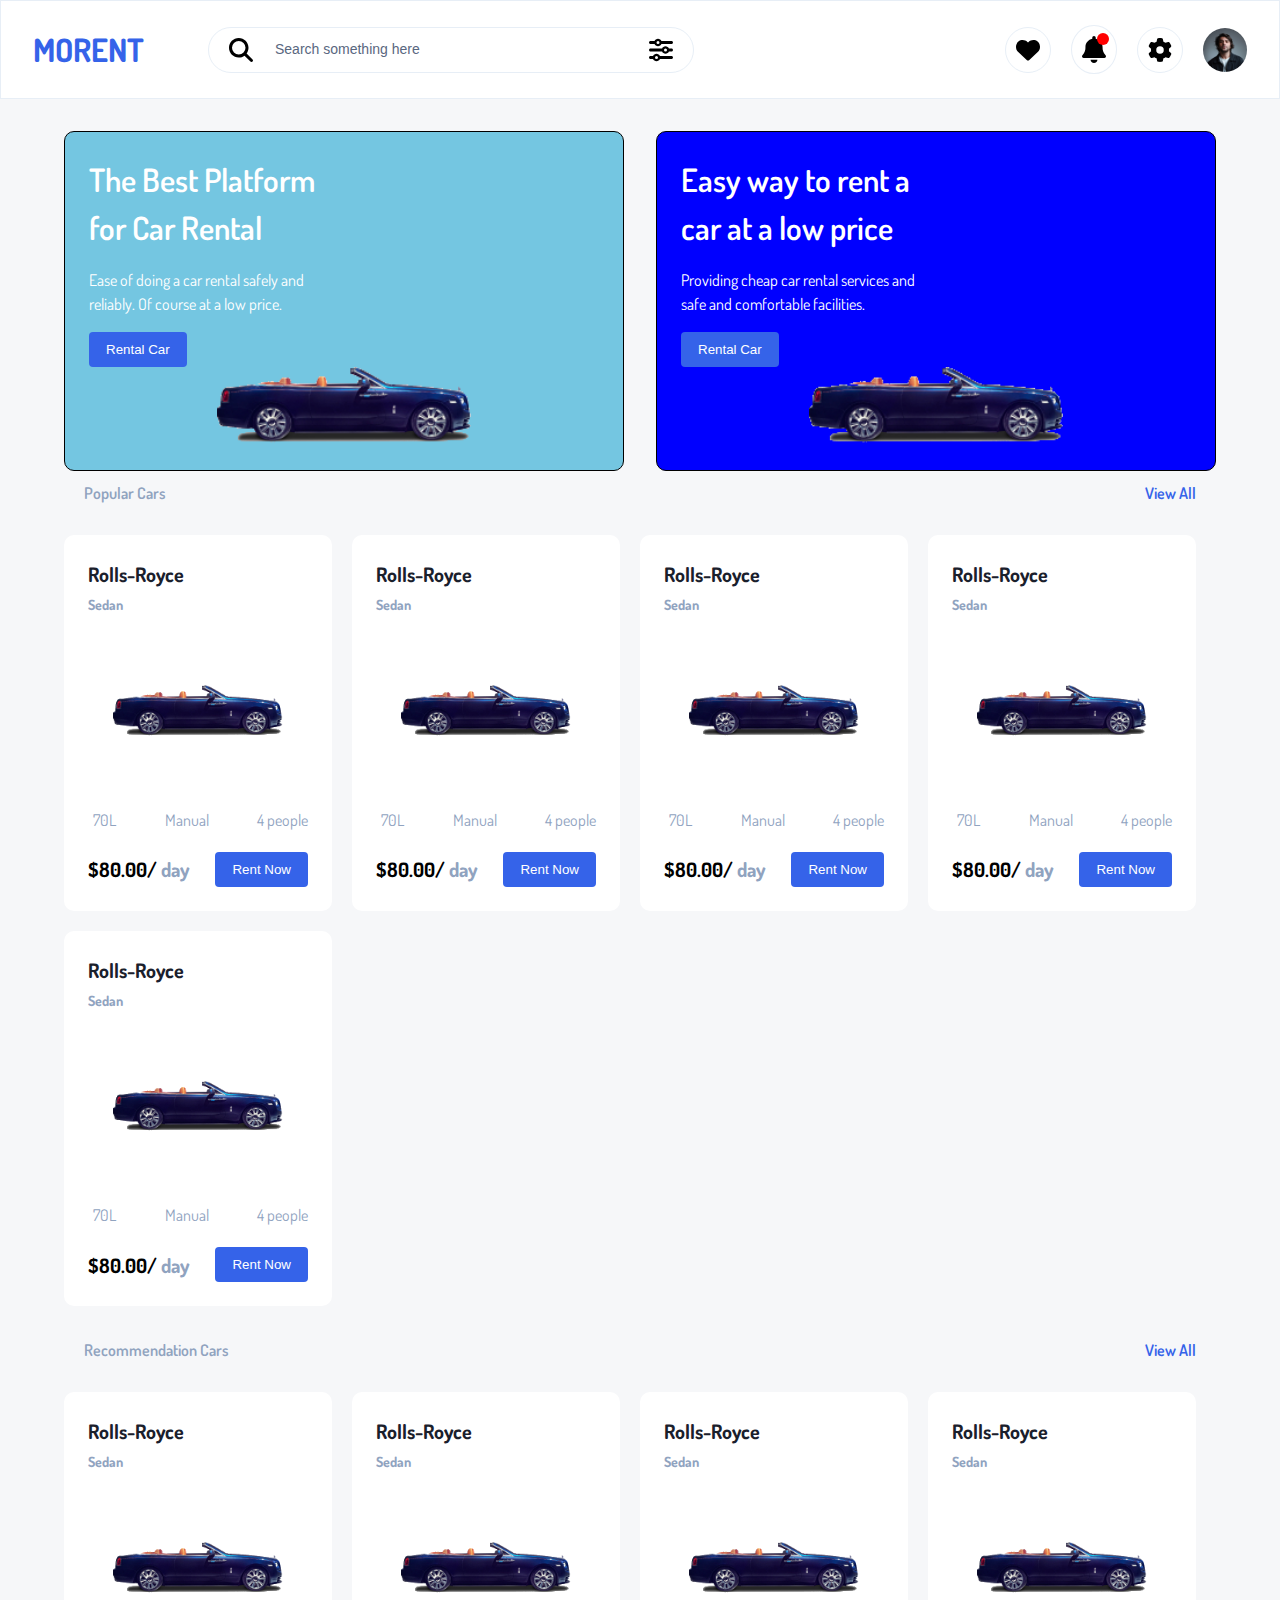
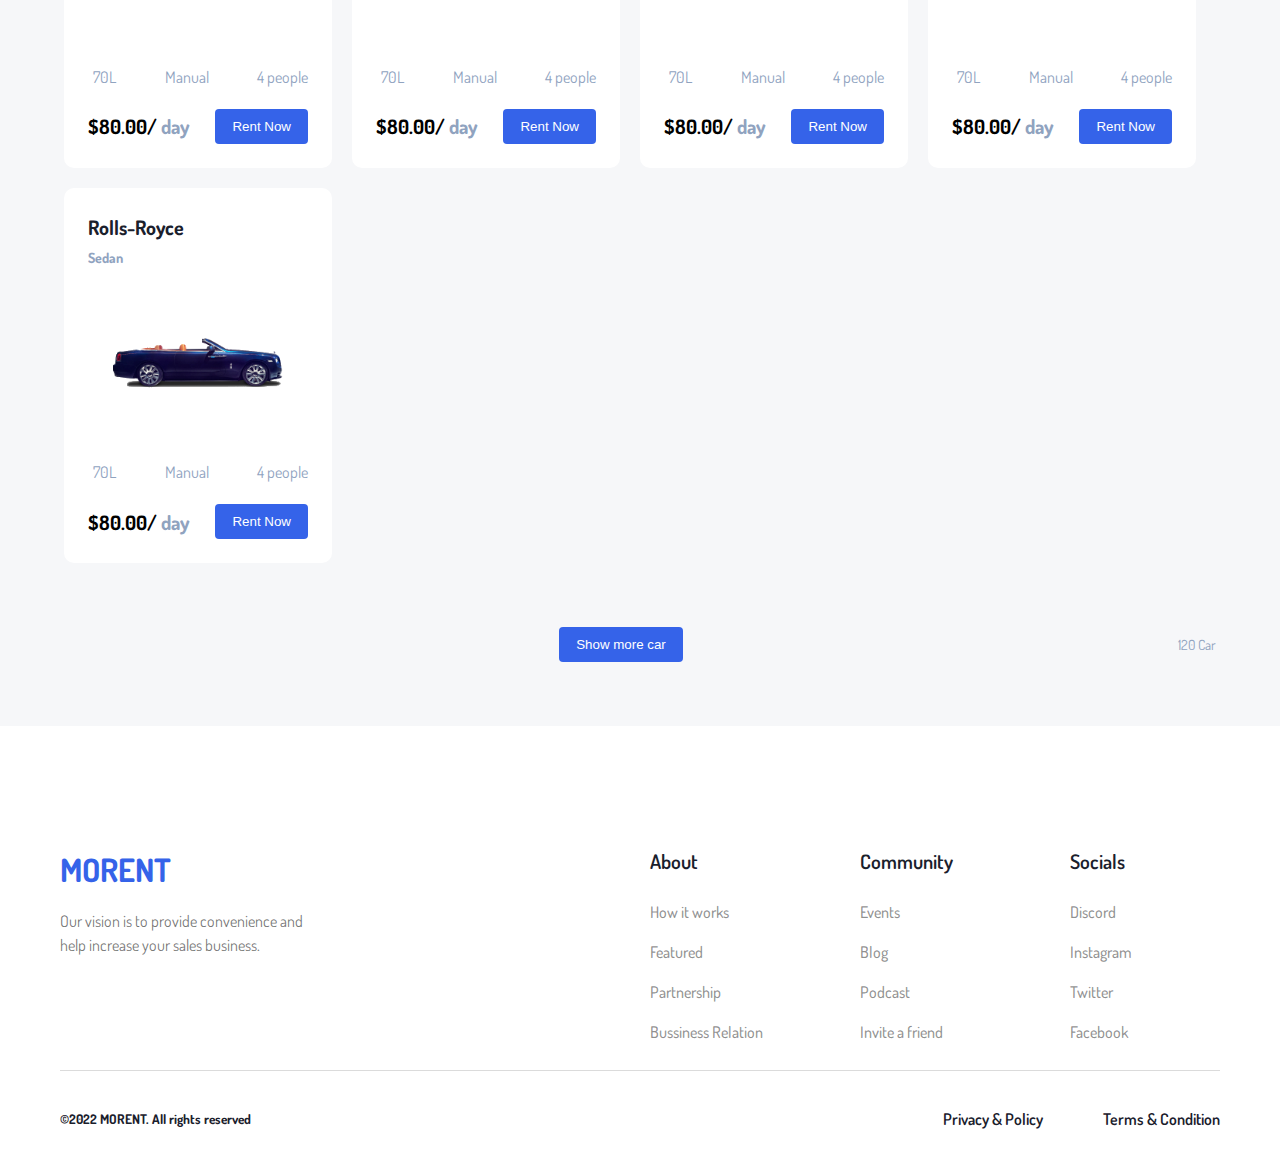
<file: index.html>
<!DOCTYPE html>
<html lang="en">
  <head>
    <meta charset="UTF-8" />
    <meta name="viewport" content="width=device-width, initial-scale=1.0" />
    <title>Morent</title>
    <link rel="stylesheet" href="./css/style.css" />
    <link rel="preconnect" href="https://fonts.googleapis.com" />
    <link rel="preconnect" href="https://fonts.gstatic.com" crossorigin />
    <link href="https://fonts.googleapis.com/css2?family=Dosis:wght@200;300;400;500;600;700;800&family=Plus+Jakarta+Sans:ital,wght@0,200..800;1,200..800&display=swap" rel="stylesheet"/>
    <link rel="stylesheet" href="https://cdnjs.cloudflare.com/ajax/libs/font-awesome/6.5.2/css/all.min.css" integrity="sha512-SnH5WK+bZxgPHs44uWIX+LLJAJ9/2PkPKZ5QiAj6Ta86w+fsb2TkcmfRyVX3pBnMFcV7oQPJkl9QevSCWr3W6A==" crossorigin="anonymous" referrerpolicy="no-referrer" />
  </head>
  <body>
    <header class="header">
        <div class="header-mobile-top">
            <div class="mobile-top-left">
                <i class="fa-solid fa-bars"></i>
            </div>
            <div class="mobile-top-right">
                <a href="#">
                    <div class="mobile-account">
                      <img
                        src="./assets/images/pngs/7c6c5d88e94501a481b5f732536c2851.png"
                        alt=""
                      />
                    </div>
                  </a>
            </div>
        </div>
      <div class="header-desktop">
        <div class="header-logo">
          <h1><a href="./index.html">MORENT</a></h1>
        </div>
        <div class="header-search">
          <form class="header-form">
            <a href="#">
              <img
                class="header-search-icon"
                src="./assets/images/icons/magnifying-glass-solid.svg"
                alt=""
              />
            </a>
            <input type="text" placeholder="Search something here" />
            <a class="search-slider-icon" href="#">
              <img
                class="header-search-icon slider-icon"
                src="./assets/images/icons/sliders-solid.svg"
                alt=""
              />
            </a>
          </form>
        </div>
        <div class="header-action">
          <a href="#">
            <div class="action-item action-icon">
              <img src="./assets/images/icons/heart-solid.svg" alt="wishlist" />
            </div>
          </a>
          <a href="#">
            <div class="action-item action-icon action-notification">
              <div class="notification-dot"></div>
              <img
                src="./assets/images/icons/bell-solid.svg"
                alt="notification"
              />
            </div>
          </a>
          <a href="#">
            <div class="action-item action-icon">
              <img src="./assets/images/icons/gear-solid.svg" alt="settings" />
            </div>
          </a>
          <a href="#">
            <div class="action-item action-account">
              <img
                src="./assets/images/pngs/7c6c5d88e94501a481b5f732536c2851.png"
                alt=""
              />
            </div>
          </a>
        </div>
      </div>
      <div class="header-mobile-bottom">
        <div class="header-search-mobile">
          <form class="header-form-mobile">
            <a href="#">
              <img
                class="header-search-icon"
                src="./assets/images/icons/magnifying-glass-solid.svg"
                alt=""
              />
            </a>
            <input type="text" placeholder="Search something here" />
          </form>
        </div>
        <div class="mobile-filter">
          <a href="#">
            <img
              class="header-search-icon slider-icon"
              src="./assets/images/icons/sliders-solid.svg"
              alt=""
            />
          </a>
        </div>
      </div>
    </header>
    <main class="main">
      <div class="main-add">
        <div class="main-add-top">
          <div class="add-card add-top-left">
            <div class="add-card-txt">
              <p class="add-card-title">The Best Platform for Car Rental</p>
              <p class="add-card-info">Ease of doing a car rental safely and reliably. Of course at a low price.</p>
              <button class="btn btn-m btn-primary">Rental Car</button>
            </div>
            <div class="add-card-img">
              <img class="add-img" src="./assets/images/pngs/car-2.png" alt="" />
            </div>
          </div>
          <div class="add-card add-top-right">
            <div class="add-card-txt">
              <p class="add-card-title">Easy way to rent a car at a low price</p>
              <p class="add-card-info">Providing cheap car rental services and safe and comfortable facilities.</p>
              <button class="btn btn-m btn-primary">Rental Car</button>
            </div>
            <div class="add-card-img">
              <img class="add-img" src="./assets/images/pngs/car-2.png" alt="" />
            </div>
          </div>
        </div>
        <div class="main-add-bottom"></div>
      </div>
      <div class="main-popular">
        <div class="popular-top">
            <div class="popular-title">
                <p>Popular Cars</p>
            </div>
            <div class="popular-more">
                <a href="./category.html">View All</a>
            </div>
        </div>
        <div class="popular-bottom">
            <div class="popular-card">
                <div class="popular-card-top">
                    <div class="popular-card-top-title">
                        <p class="car-name">Rolls-Royce</p>
                        <p class="car-type">Sedan</p>
                    </div>
                    <button class="popular-card-top-wishBtn">
                        <i class="fa-regular fa-heart"></i>
                    </button>
                </div>
                <div class="popular-card-img">
                    <img src="./assets/images/pngs/car-2.png" alt="">
                </div>
                <div class="popular-card-bottom">
                    <div class="car-info">
                        <div class="car-info-item">
                            <i class="fa-solid fa-gas-pump"></i>
                            <p>70L</p>
                        </div>
                        <div class="car-info-item">
                            <i class="fa-solid fa-gear"></i>
                            <p>Manual</p>
                        </div>
                        <div class="car-info-item">
                            <i class="fa-solid fa-user-group"></i>
                            <p>4 people</p>
                        </div>
                    </div>
                    <div class="car-price">
                        <div class="price">
                            <p>$80.00/ <span>day</span></p>
                        </div>
                        <button class="btn btn-m btn-primary">Rent Now</button>
                    </div>
                </div>
            </div>
            <div class="popular-card">
                <div class="popular-card-top">
                    <div class="popular-card-top-title">
                        <p class="car-name">Rolls-Royce</p>
                        <p class="car-type">Sedan</p>
                    </div>
                    <button class="popular-card-top-wishBtn">
                        <i class="fa-regular fa-heart"></i>
                    </button>
                </div>
                <div class="popular-card-img">
                    <img src="./assets/images/pngs/car-2.png" alt="">
                </div>
                <div class="popular-card-bottom">
                    <div class="car-info">
                        <div class="car-info-item">
                            <i class="fa-solid fa-gas-pump"></i>
                            <p>70L</p>
                        </div>
                        <div class="car-info-item">
                            <i class="fa-solid fa-gear"></i>
                            <p>Manual</p>
                        </div>
                        <div class="car-info-item">
                            <i class="fa-solid fa-user-group"></i>
                            <p>4 people</p>
                        </div>
                    </div>
                    <div class="car-price">
                        <div class="price">
                            <p>$80.00/ <span>day</span></p>
                        </div>
                        <button class="btn btn-m btn-primary">Rent Now</button>
                    </div>
                </div>
            </div>
            <div class="popular-card">
                <div class="popular-card-top">
                    <div class="popular-card-top-title">
                        <p class="car-name">Rolls-Royce</p>
                        <p class="car-type">Sedan</p>
                    </div>
                    <button class="popular-card-top-wishBtn">
                        <i class="fa-regular fa-heart"></i>
                    </button>
                </div>
                <div class="popular-card-img">
                    <img src="./assets/images/pngs/car-2.png" alt="">
                </div>
                <div class="popular-card-bottom">
                    <div class="car-info">
                        <div class="car-info-item">
                            <i class="fa-solid fa-gas-pump"></i>
                            <p>70L</p>
                        </div>
                        <div class="car-info-item">
                            <i class="fa-solid fa-gear"></i>
                            <p>Manual</p>
                        </div>
                        <div class="car-info-item">
                            <i class="fa-solid fa-user-group"></i>
                            <p>4 people</p>
                        </div>
                    </div>
                    <div class="car-price">
                        <div class="price">
                            <p>$80.00/ <span>day</span></p>
                        </div>
                        <button class="btn btn-m btn-primary">Rent Now</button>
                    </div>
                </div>
            </div>
            <div class="popular-card">
                <div class="popular-card-top">
                    <div class="popular-card-top-title">
                        <p class="car-name">Rolls-Royce</p>
                        <p class="car-type">Sedan</p>
                    </div>
                    <button class="popular-card-top-wishBtn">
                        <i class="fa-regular fa-heart"></i>
                    </button>
                </div>
                <div class="popular-card-img">
                    <img src="./assets/images/pngs/car-2.png" alt="">
                </div>
                <div class="popular-card-bottom">
                    <div class="car-info">
                        <div class="car-info-item">
                            <i class="fa-solid fa-gas-pump"></i>
                            <p>70L</p>
                        </div>
                        <div class="car-info-item">
                            <i class="fa-solid fa-gear"></i>
                            <p>Manual</p>
                        </div>
                        <div class="car-info-item">
                            <i class="fa-solid fa-user-group"></i>
                            <p>4 people</p>
                        </div>
                    </div>
                    <div class="car-price">
                        <div class="price">
                            <p>$80.00/ <span>day</span></p>
                        </div>
                        <button class="btn btn-m btn-primary">Rent Now</button>
                    </div>
                </div>
            </div>
            <div class="popular-card">
                <div class="popular-card-top">
                    <div class="popular-card-top-title">
                        <p class="car-name">Rolls-Royce</p>
                        <p class="car-type">Sedan</p>
                    </div>
                    <button class="popular-card-top-wishBtn">
                        <i class="fa-regular fa-heart"></i>
                    </button>
                </div>
                <div class="popular-card-img">
                    <img src="./assets/images/pngs/car-2.png" alt="">
                </div>
                <div class="popular-card-bottom">
                    <div class="car-info">
                        <div class="car-info-item">
                            <i class="fa-solid fa-gas-pump"></i>
                            <p>70L</p>
                        </div>
                        <div class="car-info-item">
                            <i class="fa-solid fa-gear"></i>
                            <p>Manual</p>
                        </div>
                        <div class="car-info-item">
                            <i class="fa-solid fa-user-group"></i>
                            <p>4 people</p>
                        </div>
                    </div>
                    <div class="car-price">
                        <div class="price">
                            <p>$80.00/ <span>day</span></p>
                        </div>
                        <button class="btn btn-m btn-primary">Rent Now</button>
                    </div>
                </div>
            </div>
        </div>
      </div>
      <div class="main-recommendation">
        <div class="recommendation-top">
            <div class="recommendation-title">
                <p>Recommendation Cars</p>
            </div>
            <div class="recommendation-more">
                <a href="./category.html">View All</a>
            </div>
        </div>
        <div class="recommendation-bottom">
            <div class="recommendation-card">
                <div class="recommendation-card-top">
                    <div class="recommendation-card-top-title">
                        <p class="car-name">Rolls-Royce</p>
                        <p class="car-type">Sedan</p>
                    </div>
                    <button class="recommendation-card-top-wishBtn">
                        <i class="fa-regular fa-heart"></i>
                    </button>
                </div>
                <div class="recommendation-card-img">
                    <img src="./assets/images/pngs/car-2.png" alt="">
                </div>
                <div class="recommendation-card-bottom">
                    <div class="car-info">
                        <div class="car-info-item">
                            <i class="fa-solid fa-gas-pump"></i>
                            <p>70L</p>
                        </div>
                        <div class="car-info-item">
                            <i class="fa-solid fa-gear"></i>
                            <p>Manual</p>
                        </div>
                        <div class="car-info-item">
                            <i class="fa-solid fa-user-group"></i>
                            <p>4 people</p>
                        </div>
                    </div>
                    <div class="car-price">
                        <div class="price">
                            <p>$80.00/ <span>day</span></p>
                        </div>
                        <button class="btn btn-m btn-primary">Rent Now</button>
                    </div>
                </div>
            </div>
            <div class="recommendation-card">
                <div class="recommendation-card-top">
                    <div class="recommendation-card-top-title">
                        <p class="car-name">Rolls-Royce</p>
                        <p class="car-type">Sedan</p>
                    </div>
                    <button class="recommendation-card-top-wishBtn">
                        <i class="fa-regular fa-heart"></i>
                    </button>
                </div>
                <div class="recommendation-card-img">
                    <img src="./assets/images/pngs/car-2.png" alt="">
                </div>
                <div class="recommendation-card-bottom">
                    <div class="car-info">
                        <div class="car-info-item">
                            <i class="fa-solid fa-gas-pump"></i>
                            <p>70L</p>
                        </div>
                        <div class="car-info-item">
                            <i class="fa-solid fa-gear"></i>
                            <p>Manual</p>
                        </div>
                        <div class="car-info-item">
                            <i class="fa-solid fa-user-group"></i>
                            <p>4 people</p>
                        </div>
                    </div>
                    <div class="car-price">
                        <div class="price">
                            <p>$80.00/ <span>day</span></p>
                        </div>
                        <button class="btn btn-m btn-primary">Rent Now</button>
                    </div>
                </div>
            </div>
            <div class="recommendation-card">
                <div class="recommendation-card-top">
                    <div class="recommendation-card-top-title">
                        <p class="car-name">Rolls-Royce</p>
                        <p class="car-type">Sedan</p>
                    </div>
                    <button class="recommendation-card-top-wishBtn">
                        <i class="fa-regular fa-heart"></i>
                    </button>
                </div>
                <div class="recommendation-card-img">
                    <img src="./assets/images/pngs/car-2.png" alt="">
                </div>
                <div class="recommendation-card-bottom">
                    <div class="car-info">
                        <div class="car-info-item">
                            <i class="fa-solid fa-gas-pump"></i>
                            <p>70L</p>
                        </div>
                        <div class="car-info-item">
                            <i class="fa-solid fa-gear"></i>
                            <p>Manual</p>
                        </div>
                        <div class="car-info-item">
                            <i class="fa-solid fa-user-group"></i>
                            <p>4 people</p>
                        </div>
                    </div>
                    <div class="car-price">
                        <div class="price">
                            <p>$80.00/ <span>day</span></p>
                        </div>
                        <button class="btn btn-m btn-primary">Rent Now</button>
                    </div>
                </div>
            </div>
            <div class="recommendation-card">
                <div class="recommendation-card-top">
                    <div class="recommendation-card-top-title">
                        <p class="car-name">Rolls-Royce</p>
                        <p class="car-type">Sedan</p>
                    </div>
                    <button class="recommendation-card-top-wishBtn">
                        <i class="fa-regular fa-heart"></i>
                    </button>
                </div>
                <div class="recommendation-card-img">
                    <img src="./assets/images/pngs/car-2.png" alt="">
                </div>
                <div class="recommendation-card-bottom">
                    <div class="car-info">
                        <div class="car-info-item">
                            <i class="fa-solid fa-gas-pump"></i>
                            <p>70L</p>
                        </div>
                        <div class="car-info-item">
                            <i class="fa-solid fa-gear"></i>
                            <p>Manual</p>
                        </div>
                        <div class="car-info-item">
                            <i class="fa-solid fa-user-group"></i>
                            <p>4 people</p>
                        </div>
                    </div>
                    <div class="car-price">
                        <div class="price">
                            <p>$80.00/ <span>day</span></p>
                        </div>
                        <button class="btn btn-m btn-primary">Rent Now</button>
                    </div>
                </div>
            </div>
            <div class="recommendation-card">
                <div class="recommendation-card-top">
                    <div class="recommendation-card-top-title">
                        <p class="car-name">Rolls-Royce</p>
                        <p class="car-type">Sedan</p>
                    </div>
                    <button class="recommendation-card-top-wishBtn">
                        <i class="fa-regular fa-heart"></i>
                    </button>
                </div>
                <div class="recommendation-card-img">
                    <img src="./assets/images/pngs/car-2.png" alt="">
                </div>
                <div class="recommendation-card-bottom">
                    <div class="car-info">
                        <div class="car-info-item">
                            <i class="fa-solid fa-gas-pump"></i>
                            <p>70L</p>
                        </div>
                        <div class="car-info-item">
                            <i class="fa-solid fa-gear"></i>
                            <p>Manual</p>
                        </div>
                        <div class="car-info-item">
                            <i class="fa-solid fa-user-group"></i>
                            <p>4 people</p>
                        </div>
                    </div>
                    <div class="car-price">
                        <div class="price">
                            <p>$80.00/ <span>day</span></p>
                        </div>
                        <button class="btn btn-m btn-primary">Rent Now</button>
                    </div>
                </div>
            </div>
        </div>
      </div>
      <div class="main-more">
        <button class="btn btn-m btn-primary more-btn">Show more car</button>
        <a class="more-link" href="#">120 Car</a>
      </div>
    </main>
    <footer class="footer">
      <div class="footer-top">
        <div class="footer-top-left">
          <h2 class="footer-logo">
            <a href="./index.html">MORENT</a>
          </h2>
          <div class="footer-logo-txt">
            <p>
              Our vision is to provide convenience and help increase your sales
              business.
            </p>
          </div>
        </div>
        <div class="footer-top-right">
          <div class="footer-list">
            <h3><a href="#">About</a></h3>
            <p><a href="#">How it works</a></p>
            <p><a href="#">Featured</a></p>
            <p><a href="#">Partnership</a></p>
            <p><a href="#">Bussiness Relation</a></p>
          </div>
          <div class="footer-list">
            <h3><a href="#">Community</a></h3>
            <p><a href="#">Events</a></p>
            <p><a href="#">Blog</a></p>
            <p><a href="#">Podcast</a></p>
            <p><a href="#">Invite a friend</a></p>
          </div>
          <div class="footer-list">
            <h3><a href="#">Socials</a></h3>
            <p><a href="#">Discord</a></p>
            <p><a href="#">Instagram</a></p>
            <p><a href="#">Twitter</a></p>
            <p><a href="#">Facebook</a></p>
          </div>
        </div>
      </div>
      <div class="footer-bottom">
        <div class="footer-bottom-left">
          <h5>©2022 MORENT. All rights reserved</h5>
        </div>
        <div class="footer-bottom-right">
          <a href="#">Privacy & Policy</a>
          <a href="#">Terms & Condition</a>
        </div>
      </div>
    </footer>
  </body>
</html>
</file>
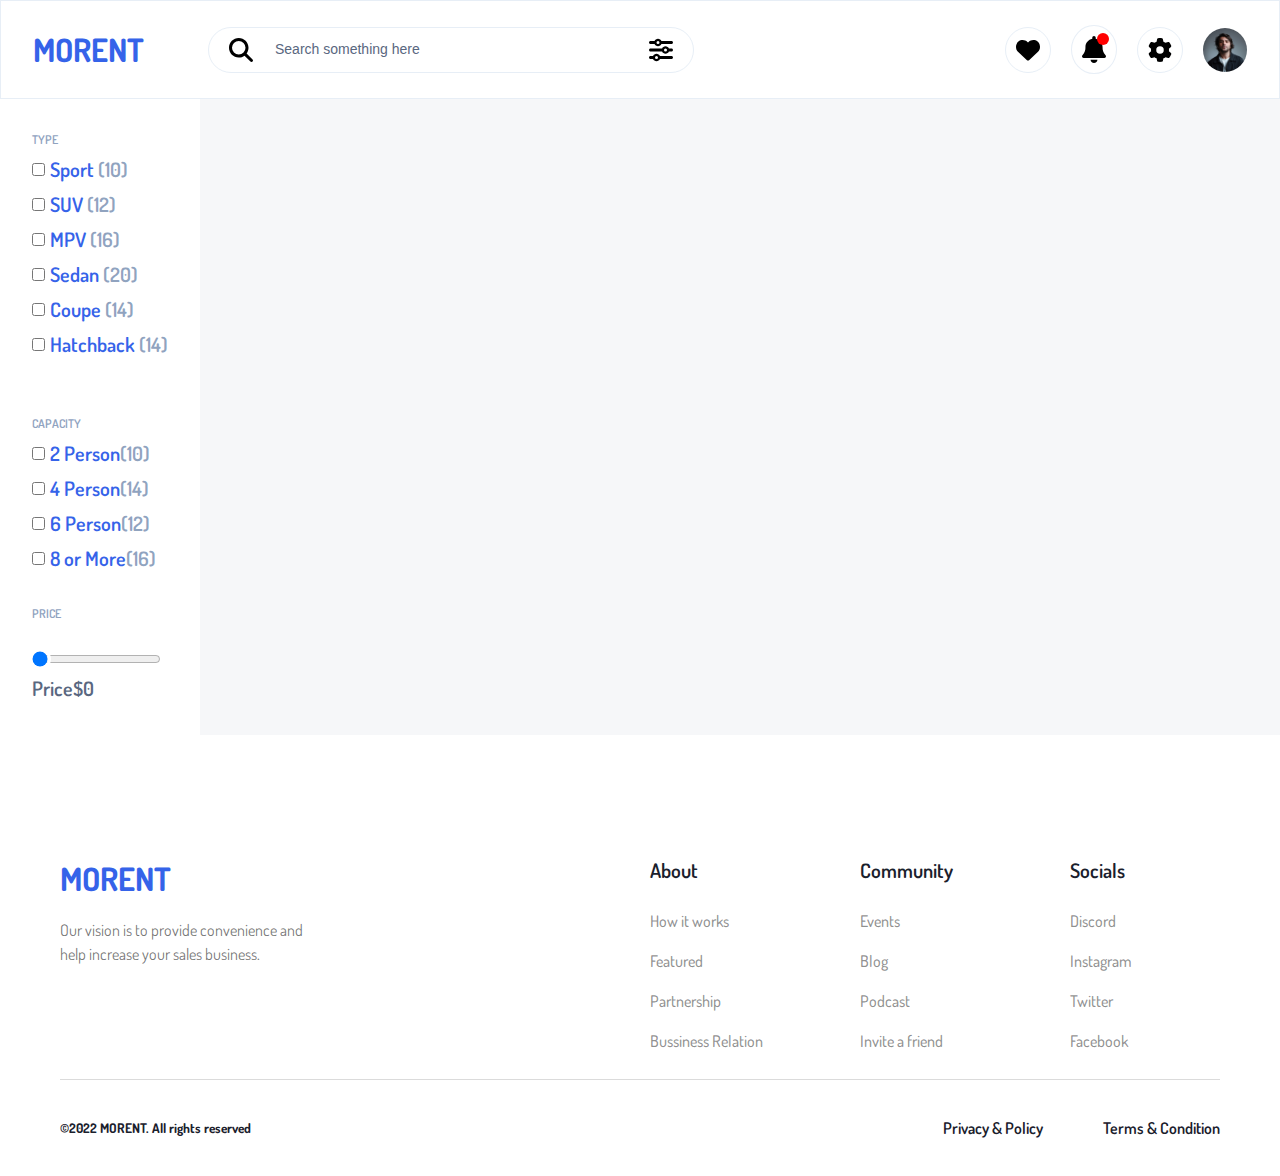
<file: category.html>
<!DOCTYPE html>
<html lang="en">
<head>
    <meta charset="UTF-8">
    <meta name="viewport" content="width=device-width, initial-scale=1.0">
    <title>Morent</title>
    <link rel="stylesheet" href="./css/style.css" />
    <link rel="preconnect" href="https://fonts.googleapis.com" />
    <link rel="preconnect" href="https://fonts.gstatic.com" crossorigin />
    <link href="https://fonts.googleapis.com/css2?family=Dosis:wght@200;300;400;500;600;700;800&family=Plus+Jakarta+Sans:ital,wght@0,200..800;1,200..800&display=swap" rel="stylesheet"/>
    <link rel="stylesheet" href="https://cdnjs.cloudflare.com/ajax/libs/font-awesome/6.5.2/css/all.min.css" integrity="sha512-SnH5WK+bZxgPHs44uWIX+LLJAJ9/2PkPKZ5QiAj6Ta86w+fsb2TkcmfRyVX3pBnMFcV7oQPJkl9QevSCWr3W6A==" crossorigin="anonymous" referrerpolicy="no-referrer" />
</head>
<body>
    <header class="header">
        <div class="header-mobile-top">
            <div class="mobile-top-left">
                <i class="fa-solid fa-bars"></i>
            </div>
            <div class="mobile-top-right">
                <a href="#">
                    <div class="mobile-account">
                      <img
                        src="./assets/images/pngs/7c6c5d88e94501a481b5f732536c2851.png"
                        alt=""
                      />
                    </div>
                  </a>
            </div>
        </div>
      <div class="header-desktop">
        <div class="header-logo">
          <h1><a href="./index.html">MORENT</a></h1>
        </div>
        <div class="header-search">
          <form class="header-form">
            <a href="#">
              <img
                class="header-search-icon"
                src="./assets/images/icons/magnifying-glass-solid.svg"
                alt=""
              />
            </a>
            <input type="text" placeholder="Search something here" />
            <a class="search-slider-icon" href="#">
              <img
                class="header-search-icon slider-icon"
                src="./assets/images/icons/sliders-solid.svg"
                alt=""
              />
            </a>
          </form>
        </div>
        <div class="header-action">
          <a href="#">
            <div class="action-item action-icon">
              <img src="./assets/images/icons/heart-solid.svg" alt="wishlist" />
            </div>
          </a>
          <a href="#">
            <div class="action-item action-icon action-notification">
              <div class="notification-dot"></div>
              <img
                src="./assets/images/icons/bell-solid.svg"
                alt="notification"
              />
            </div>
          </a>
          <a href="#">
            <div class="action-item action-icon">
              <img src="./assets/images/icons/gear-solid.svg" alt="settings" />
            </div>
          </a>
          <a href="#">
            <div class="action-item action-account">
              <img
                src="./assets/images/pngs/7c6c5d88e94501a481b5f732536c2851.png"
                alt=""
              />
            </div>
          </a>
        </div>
      </div>
      <div class="header-mobile-bottom">
        <div class="header-search-mobile">
          <form class="header-form-mobile">
            <a href="#">
              <img
                class="header-search-icon"
                src="./assets/images/icons/magnifying-glass-solid.svg"
                alt=""
              />
            </a>
            <input type="text" placeholder="Search something here" />
          </form>
        </div>
        <div class="mobile-filter">
          <a href="#">
            <img
              class="header-search-icon slider-icon"
              src="./assets/images/icons/sliders-solid.svg"
              alt=""
            />
          </a>
        </div>
      </div>
    </header>
    <!-- Main Section-->
    <main class="categories-main">
        <sidebar class="sidebar">
            <h3 class="sidebar-header">TYPE</h3>
            <form>
                <div class="sidebar-type">
                    <ul class="type-list">
                        <li class="type-list-item">
                            <input type="checkbox" name="sport">
                            <label for="sport">Sport <span class="type-list-span">(10)</span></label>
                        </li>
                        <li class="type-list-item">
                            <input type="checkbox" name="suv">
                            <label for="suv">SUV <span class="type-list-span">(12)</span></label>
                        </li>
                        <li class="type-list-item">
                            <input type="checkbox" name="mpv">
                            <label for="mpv">MPV <span class="type-list-span">(16)</span></label>
                        </li>
                        <li class="type-list-item">
                            <input type="checkbox" name="sedan">
                            <label for="sedan">Sedan <span class="type-list-span">(20)</span></label>
                        </li>
                        <li class="type-list-item">
                            <input type="checkbox" name="coupe">
                            <label for="coupe">Coupe <span class="type-list-span">(14)</span></label>
                        </li>
                        <li class="type-list-item">
                            <input type="checkbox" name="hatchback">
                            <label for="hatchback">Hatchback <span class="type-list-span">(14)</span></label>
                        </li>
                    </ul>
                </div>
                <div class="sidebar-capacity">
                    <h3 class="sidebar-header">CAPACITY</h3>
                    <ul class="capacity-list">
                        <li class="capacity-list-item">
                            <input type="checkbox" name="2person">
                            <label for="2person">2 Person<span class="capacity-list-span">(10)</span></label>
                        </li>
                        <li class="capacity-list-item">
                            <input type="checkbox" name="4person">
                            <label for="4person">4 Person<span class="capacity-list-span">(14)</span></label>
                        </li>
                        <li class="capacity-list-item">
                            <input type="checkbox" name="6person">
                            <label for="6person">6 Person<span class="capacity-list-span">(12)</span></label>
                        </li>
                        <li class="capacity-list-item">
                            <input type="checkbox" name="8person">
                            <label for="8person">8 or More<span class="capacity-list-span">(16)</span></label>
                        </li>
                    </ul>
                </div>
                <div class="sidebar-price">
                    <h3 class="sidebar-header">PRICE</h3>
                    <div class="sidebar-range">
                      <input class="range" type="range" value="0" min="0" max="100" onmousemove="range(this.value)">
                      <div class="range-max">
                          <span>Price</span>
                          <p id="rangeValue">$0</p>
                      </div>
                    </div>
                </div>
            </form>
        </sidebar>
        <div class="with-sidebar"></div>
    </main>
    <footer class="footer">
        <div class="footer-top">
          <div class="footer-top-left">
            <h2 class="footer-logo">
              <a href="./index.html">MORENT</a>
            </h2>
            <div class="footer-logo-txt">
              <p>
                Our vision is to provide convenience and help increase your sales
                business.
              </p>
            </div>
          </div>
          <div class="footer-top-right">
            <div class="footer-list">
              <h3><a href="#">About</a></h3>
              <p><a href="#">How it works</a></p>
              <p><a href="#">Featured</a></p>
              <p><a href="#">Partnership</a></p>
              <p><a href="#">Bussiness Relation</a></p>
            </div>
            <div class="footer-list">
              <h3><a href="#">Community</a></h3>
              <p><a href="#">Events</a></p>
              <p><a href="#">Blog</a></p>
              <p><a href="#">Podcast</a></p>
              <p><a href="#">Invite a friend</a></p>
            </div>
            <div class="footer-list">
              <h3><a href="#">Socials</a></h3>
              <p><a href="#">Discord</a></p>
              <p><a href="#">Instagram</a></p>
              <p><a href="#">Twitter</a></p>
              <p><a href="#">Facebook</a></p>
            </div>
          </div>
        </div>
        <div class="footer-bottom">
          <div class="footer-bottom-left">
            <h5>©2022 MORENT. All rights reserved</h5>
          </div>
          <div class="footer-bottom-right">
            <a href="#">Privacy & Policy</a>
            <a href="#">Terms & Condition</a>
          </div>
        </div>
      </footer>
  <script src="./scripts/range.js"></script>
</body>
</html>
</file>
<file: css/style.css>
*, *::after, *::before {
  box-sizing: border-box;
}

* {
  margin: 0;
}

body {
  line-height: 1.5;
  -webkit-font-smoothing: antialaised;
  font-family: "Dosis", sans-serif;
}

img, picture, video, canvas, svg {
  display: block;
  max-width: 100%;
}

ul, ol, li {
  list-style: none;
}

.btn {
  background-color: transparent;
  border: 1px solid transparent;
  border-radius: 4px;
  cursor: pointer;
  transition: all 0.3s ease-in;
}
.btnbtn:disabled {
  cursor: auto;
}
.btn.btn-s {
  padding: 5px 16px;
}
.btn.btn-m {
  padding: 9px 16px;
}
.btn.btn-l {
  padding: 16px 24px;
}
.btn.btn-primary {
  background-color: #3563e9;
  color: #fff;
}
.btn.btn-primary:hover {
  background-color: #1a37a7;
}
.btn.btn-primary:focus {
  border-color: #cebefe;
}
.btn.btn-primary:active {
  border-color: #cebefe;
}
.btn.btn-primary:disabled {
  opacity: 0.4;
}
.btn.btn-secondary {
  color: #596780;
  background-color: #fff;
  border: 1px solid #90a3bf;
}
.btn.btn-secondary:hover {
  color: #1a202c;
  border-color: #596780;
}
.btn.btn-secondary:focus {
  border-color: #90a3bf;
  background-color: #fff;
  color: #596780;
}
.btn.btn-secondary:active {
  background-color: #e0e8f4;
  border-color: #90a3bf;
}
.btn.btn-secondary:disabled {
  background-color: #fff;
  border-color: #d6e4fd;
  color: #596780;
}
.btn.btn-minimal {
  border: 1px solid transparent;
  color: #c3d4e9;
}
.btn.btn-minimal:hover {
  color: #1a202c;
}
.btn.btn-minimal:focus {
  color: #1a202c;
  border-color: #c3d4e9;
}
.btn.btn-minimal:active {
  color: #1a202c;
  background-color: #d6e4fd;
}
.btn.btn-minimal:disabled {
  color: #596780;
}

.popular-card {
  flex: 1 0 calc(25% - 20px);
  max-width: calc(25% - 20px);
  padding: 24px;
  background-color: #fff;
  border-radius: 10px;
}

.popular-card-top {
  display: flex;
  align-items: flex-start;
  justify-content: space-between;
}

.popular-card-top-title {
  display: flex;
  flex-direction: column;
  align-items: flex-start;
  justify-content: flex-start;
  gap: 5px;
}

.car-name {
  font-size: 20px;
  line-height: 30px;
  font-weight: 700;
  color: #1a202c;
}

.car-type {
  color: #90a3bf;
  font-weight: 700;
  font-size: 14px;
}

.popular-card-top-wishBtn {
  background-color: transparent;
  border: none;
  color: #90a3bf;
}
.popular-card-top-wishBtn .fa-heart {
  font-size: 24px;
}

.popular-card-img {
  padding: 70px 25px;
}

.car-info {
  display: flex;
  align-items: center;
  justify-content: space-between;
}

.car-info-item {
  display: flex;
  align-items: center;
  gap: 5px;
  color: #90a3bf;
}

.car-price {
  margin-top: 20px;
  display: flex;
  align-items: center;
  justify-content: space-between;
  font-size: 14px;
}

.price {
  font-weight: 700;
  font-size: 20px;
}
.price span {
  color: #90a3bf;
}

.recommendation-card {
  flex: 1 0 calc(25% - 20px);
  max-width: calc(25% - 20px);
  padding: 24px;
  background-color: #fff;
  border-radius: 10px;
}

.recommendation-card-top {
  display: flex;
  align-items: flex-start;
  justify-content: space-between;
}

.recommendation-card-top-title {
  display: flex;
  flex-direction: column;
  align-items: flex-start;
  justify-content: flex-start;
  gap: 5px;
}

.recommendation-card-top-wishBtn {
  background-color: transparent;
  border: none;
  color: #90a3bf;
}
.recommendation-card-top-wishBtn .fa-heart {
  font-size: 24px;
}

.recommendation-card-img {
  padding: 70px 25px;
}

.header {
  border: 1px solid rgba(195, 212, 233, 0.4);
  padding: 24px 32px;
}
.header-desktop {
  display: flex;
  align-items: center;
}
.header-desktop .header-logo h1 a {
  color: #3563e9;
  font-size: 32px;
  line-height: 48px;
  font-weight: 700;
  text-decoration: none;
  display: inline-block;
}
.header-desktop .header-search {
  width: 40%;
  display: block;
  margin-left: 64px;
}
.header-desktop .header-search form {
  display: flex;
  gap: 20px;
  border: 1px solid rgba(195, 212, 233, 0.4);
  border-radius: 70px;
  padding: 10px 20px;
}
.header-desktop .header-search form .header-search-icon {
  width: 24px;
  fill: #596780;
}
.header-desktop .header-search form input {
  color: #596780;
  border: none;
  background-color: transparent;
}
.header-desktop .header-search form input::-moz-placeholder {
  color: #596780;
  font-size: 14px;
  line-height: 21px;
}
.header-desktop .header-search form input::placeholder {
  color: #596780;
  font-size: 14px;
  line-height: 21px;
}
.header-desktop .header-search form input:focus {
  outline: none;
}
.header-desktop .search-slider-icon {
  margin-left: auto;
}
.header-desktop .header-action {
  display: flex;
  align-items: center;
  justify-content: flex-end;
  gap: 20px;
  margin-left: auto;
}
.header-desktop .header-action .action-icon {
  border: 1px solid rgba(195, 212, 233, 0.4);
  border-radius: 50%;
  padding: 10px;
}
.header-desktop .header-action .action-icon img {
  width: 24px;
}
.header-desktop .header-action .action-notification {
  position: relative;
}
.header-desktop .header-action .action-notification .notification-dot {
  position: absolute;
  right: 15%;
  top: 15%;
  border-radius: 50%;
  background-color: red;
  padding: 6px;
}
.header-desktop .header-action .action-account {
  width: 44px;
  border-radius: 50%;
  overflow: hidden;
}
.header-desktop .header-action .action-account img {
  width: 100%;
}
.header-mobile-top {
  display: none;
  align-items: center;
  justify-content: space-between;
}
.header-mobile-top .mobile-top-left {
  font-size: 24px;
}
.header-mobile-top .mobile-account {
  width: 44px;
  border-radius: 50%;
  overflow: hidden;
}
.header-mobile-top .mobile-account img {
  width: 100%;
}
.header-mobile-bottom {
  display: none;
  align-items: center;
  justify-content: space-between;
  margin-top: 32px;
}
.header-mobile-bottom .header-search-mobile {
  width: 90%;
}
.header-mobile-bottom .header-form-mobile {
  display: flex;
  gap: 20px;
  border: 1px solid rgba(195, 212, 233, 0.4);
  border-radius: 10px;
  padding: 12px 24px;
}
.header-mobile-bottom .header-form-mobile input {
  font-size: 14px;
  color: #596780;
  border: none;
  background-color: transparent;
}
.header-mobile-bottom .header-form-mobile input::-moz-placeholder {
  color: #596780;
  font-size: 14px;
  line-height: 21px;
}
.header-mobile-bottom .header-form-mobile input::placeholder {
  color: #596780;
  font-size: 14px;
  line-height: 21px;
}
.header-mobile-bottom .header-form-mobile input:focus {
  outline: none;
}
.header-mobile-bottom .mobile-filter {
  border: 1px solid rgba(195, 212, 233, 0.4);
  border-radius: 10px;
  padding: 12px;
}
.header-mobile-bottom .header-search-icon {
  width: 24px;
}
@media screen and (max-width: 768px) {
  .header .header-mobile-top {
    display: flex;
  }
  .header .header-mobile-bottom {
    display: flex;
  }
  .header .action-item {
    display: none;
  }
  .header .header-form {
    border-radius: 10px;
  }
  .header .filterBtn-mobile {
    display: inline-block !important;
    border: 1px solid rgba(195, 212, 233, 0.4);
    border-radius: 10px;
    padding: 10px;
  }
  .header .filterBtn-mobile img {
    width: 24px;
  }
  .header .header-logo h1 a {
    font-size: 24px;
    line-height: 28.8px;
  }
  .header .header-search {
    display: none;
  }
}
@media screen and (max-width: 425px) {
  .header .header-search-mobile {
    width: 80%;
  }
  .header .header-form-mobile {
    padding: 8px 12px;
  }
  .header .header-form-mobile {
    display: flex;
    align-items: center;
    justify-content: center;
  }
  .header .header-search-icon {
    width: 15px;
  }
  .header .mobile-filter {
    padding: 8px;
  }
}
@media screen and (max-width: 376px) {
  .header .header {
    padding: 10px;
  }
}

.footer {
  padding: 120px 60px 0 60px;
}
.footer .footer-top {
  display: flex;
  flex-wrap: wrap;
  align-items: flex-start;
  justify-content: space-between;
  border-bottom: 1px solid rgba(19, 19, 19, 0.1529411765);
  padding-bottom: 10px;
}
.footer .footer-top .footer-top-left {
  text-align: left;
}
.footer .footer-top .footer-top-left h2 a {
  color: #3563e9;
  font-size: 32px;
  font-weight: 700;
  line-height: 48px;
  margin-bottom: 15px;
  text-decoration: none;
  display: inline-block;
}
.footer .footer-top .footer-top-left .footer-logo-txt {
  color: rgba(19, 19, 19, 0.6);
  font-size: 16px;
  line-height: 24px;
  width: 55%;
}
.footer .footer-top .footer-top-right {
  display: flex;
  flex-wrap: wrap;
  align-items: flex-start;
  justify-content: center;
  gap: 60px;
}
.footer .footer-top .footer-top-right .footer-list {
  width: 150px;
}
.footer .footer-top .footer-top-right .footer-list h3 a {
  font-weight: 600;
  font-size: 20px;
  line-height: 30px;
  margin-bottom: 24px;
  color: #1a202c;
  text-decoration: none;
  display: inline-block;
}
.footer .footer-top .footer-top-right .footer-list p a {
  font-weight: 500;
  font-size: 16px;
  line-height: 24px;
  color: rgba(19, 19, 19, 0.4784313725);
  margin-bottom: 16px;
  text-decoration: none;
  display: inline-block;
}
.footer .footer-bottom {
  display: flex;
  align-items: center;
  flex-wrap: wrap;
  justify-content: space-between;
  padding: 36px 0;
}
.footer .footer-bottom-left {
  font-size: 16px;
  font-weight: 600;
  line-height: 24px;
  color: #1a202c;
}
.footer .footer-bottom-right {
  display: flex;
  align-items: center;
  justify-content: center;
  gap: 60px;
}
.footer .footer-bottom-right a {
  font-size: 16px;
  line-height: 24px;
  font-weight: 600;
  text-decoration: none;
  color: #1a202c;
}

@media screen and (max-width: 768px) {
  .footer .footer-top .footer-top-right {
    margin-top: 48px;
    justify-content: flex-start;
  }
}
@media screen and (max-width: 375px) {
  .footer {
    padding: 24px 24px 0 24px;
  }
  .footer-bottom-left {
    font-size: 12px;
    line-height: 15px;
  }
  .footer-bottom-right {
    gap: 60px;
  }
  .footer-bottom-right a {
    font-size: 12px;
    line-height: 15px;
  }
}
.main {
  background-color: #F6F7F9;
  padding: 32px 64px 0px;
}

.main-add-top {
  display: flex;
  align-items: center;
  gap: 32px;
  flex-wrap: wrap;
}

.add-card {
  flex: 1;
  border: 1px solid black;
  padding: 24px;
  color: white;
  border-radius: 10px;
}

.add-top-left {
  background-color: rgb(116, 198, 225);
}

.add-top-right {
  background-color: blue;
}

.add-card-txt {
  width: 50%;
  display: flex;
  align-items: flex-start;
  justify-content: flex-start;
  gap: 16px;
  flex-direction: column;
}

.add-card-title {
  font-size: 32px;
  font-weight: 600;
  line-height: 48px;
}

.add-card-info {
  font-size: 16px;
  line-height: 24px;
}

.add-card-img {
  display: flex;
  align-items: center;
  justify-content: center;
}

.add-img {
  width: 50%;
}

.popular-top {
  padding: 10px 20px;
  display: flex;
  align-items: center;
  justify-content: space-between;
  margin-bottom: 20px;
}

.popular-title {
  color: #90a3bf;
  font-size: 16px;
  line-height: 20px;
  font-weight: 600;
}

.popular-more a {
  text-decoration: none;
  color: #3563e9;
  font-size: 16px;
  line-height: 20px;
  font-weight: 600;
}

.popular-bottom {
  display: flex;
  flex-wrap: wrap;
  gap: 20px;
}

.recommendation-top {
  padding: 32px 20px 10px 20px;
  display: flex;
  align-items: center;
  justify-content: space-between;
  margin-bottom: 20px;
}

.recommendation-title {
  color: #90a3bf;
  font-size: 16px;
  line-height: 20px;
  font-weight: 600;
}

.recommendation-more a {
  text-decoration: none;
  color: #3563e9;
  font-size: 16px;
  line-height: 20px;
  font-weight: 600;
}

.recommendation-bottom {
  display: flex;
  flex-wrap: wrap;
  gap: 20px;
}

.more-btn {
  margin-right: auto;
  margin-left: auto;
}

.main-more {
  display: flex;
  align-items: center;
  padding: 64px 0;
}

.more-link {
  color: #90A3BF;
  font-size: 14px;
  text-decoration: none;
}

@media (max-width: 1200px) {
  .recommendation-card, .popular-card {
    flex: 1 0 calc(33.33% - 20px);
    max-width: calc(33.33% - 20px);
  }
}
@media (max-width: 992px) {
  .recommendation-card, .popular-card {
    flex: 1 0 calc(50% - 20px);
    max-width: calc(50% - 20px);
  }
  .add-card-title, .add-card-info {
    line-height: normal;
  }
}
@media screen and (max-width: 768px) {
  .add-card-txt {
    width: 80%;
  }
}
@media (max-width: 700px) {
  .recommendation-card, .popular-card {
    flex: 1 0 calc(100% - 20px);
    max-width: calc(100% - 20px);
  }
  .add-card {
    flex: 1 0 100%;
    max-width: 100%;
  }
  .add-card-title {
    font-size: 24px;
    font-weight: 600;
    line-height: normal;
  }
  .add-card-info {
    font-size: 12px;
    line-height: normal;
  }
  .add-card-img {
    margin-top: 10px;
  }
  .add-img {
    width: 90%;
  }
  .main {
    padding: 32px 16px 0;
  }
  .main-more {
    flex-direction: column;
    align-items: center;
    padding: 32px 0;
  }
}
.categories-main {
  display: flex;
  background-color: #F6F7F9;
}

.sidebar {
  background-color: #fff;
  padding: 32px;
}
.sidebar-header {
  font-size: 12px;
  font-weight: 600;
  color: #90a3bf;
}
.sidebar .type-list {
  padding: 0;
}
.sidebar .type-list-item {
  display: flex;
  align-items: center;
  gap: 5px;
  margin-top: 5px;
}
.sidebar .type-list-item input {
  border: 1px solid #90a3bf;
}
.sidebar .type-list-item label {
  font-size: 20px;
  color: #3563e9;
  font-weight: 600;
}
.sidebar .type-list-item label span {
  color: #90a3bf;
}
.sidebar .sidebar-capacity {
  margin-top: 56px;
}
.sidebar .capacity-list {
  padding: 0;
}
.sidebar .capacity-list-item {
  display: flex;
  align-items: center;
  gap: 5px;
  margin-top: 5px;
}
.sidebar .capacity-list-item input {
  border: 1px solid #90a3bf;
}
.sidebar .capacity-list-item label {
  font-size: 20px;
  font-weight: 600;
  color: #3563e9;
}
.sidebar .capacity-list-item label span {
  color: #90a3bf;
}
.sidebar .sidebar-price {
  margin-top: 32px;
}
.sidebar .range-max {
  display: flex;
  align-items: center;
  color: #596780;
  font-size: 20px;
  font-weight: 600;
}
.sidebar .range {
  margin-top: 28px;
}
.sidebar .range::-webkit-slider-thumb {
  -webkit-appearance: none;
  border-radius: 50%;
  color: #3563e9;
  outline: 3px solid white;
}/*# sourceMappingURL=style.css.map */
</file>
